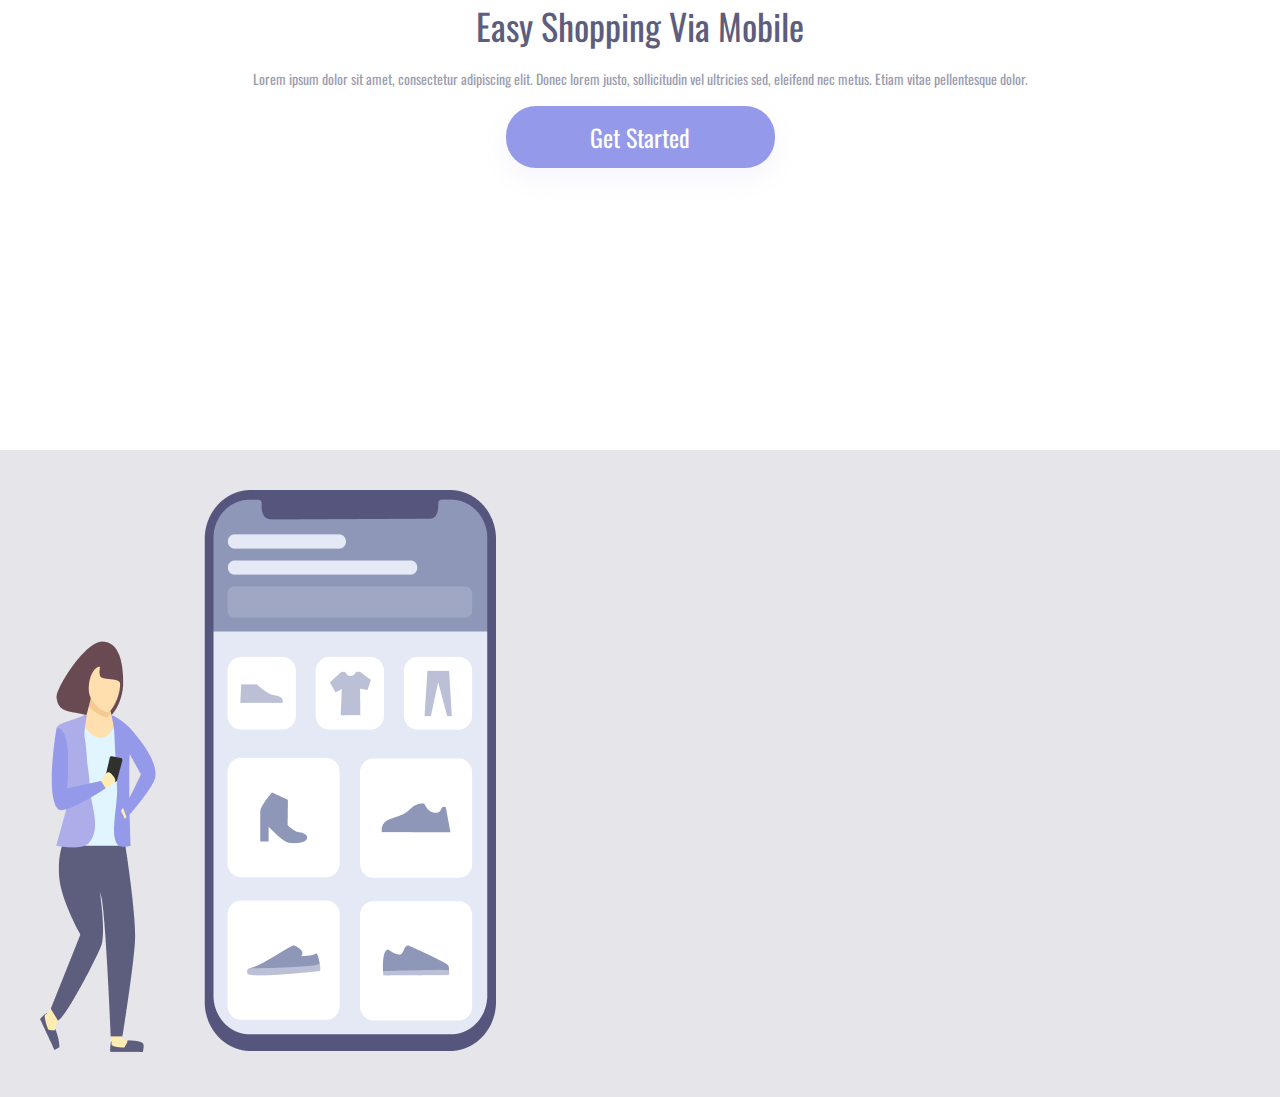
<file: Easy shopping/index.html>
<!DOCTYPE html>
<html lang="en">

<head>
    <meta charset="UTF-8">
    <meta name="viewport" content="width=device-width, initial-scale=1.0">
    <link rel="stylesheet" href="./assets/css/Projeto1.css">
    <link rel="preconnect" href="https://fonts.googleapis.com">
    <link rel="preconnect" href="https://fonts.gstatic.com" crossorigin>
    <link
        href="https://fonts.googleapis.com/css2?family=Berkshire+Swash&family=Josefin+Sans:ital,wght@0,100..700;1,100..700&family=Montserrat:ital,wght@0,100..900;1,100..900&family=Open+Sans:ital,wght@0,300..800;1,300..800&family=Oswald:wght@200..700&family=Poppins:ital,wght@0,100;0,200;0,300;0,400;0,500;0,600;0,700;0,800;0,900;1,100;1,200;1,300;1,400;1,500;1,600;1,700;1,800;1,900&family=Roboto:ital,wght@0,100;0,300;0,400;0,500;0,700;0,900;1,100;1,300;1,400;1,500;1,700;1,900&display=swap"
        rel="stylesheet">
    <title>CSS-Projeto-1</title>
</head>


<body>
    <div class="div-geral">
        <section class="section-left">
            <h1>Easy Shopping Via Mobile</h1>
            <p>Lorem ipsum dolor sit amet, consectetur adipiscing
                elit. Donec lorem justo, sollicitudin vel ultricies sed,
                eleifend nec metus. Etiam vitae pellentesque dolor. </p>
            <button>Get Started</button>
        </section>



        <section class="section-right">
            <header>
                <a>Home</a>
                <a>Work</a>
                <a>About</a>
                <a>Cantact</a>


            </header>
            <img src="./assets/img/girl-cell--phone.png" alt="girl-cell-phone">

        </section> 

    </div>





</body>

</html>
</file>
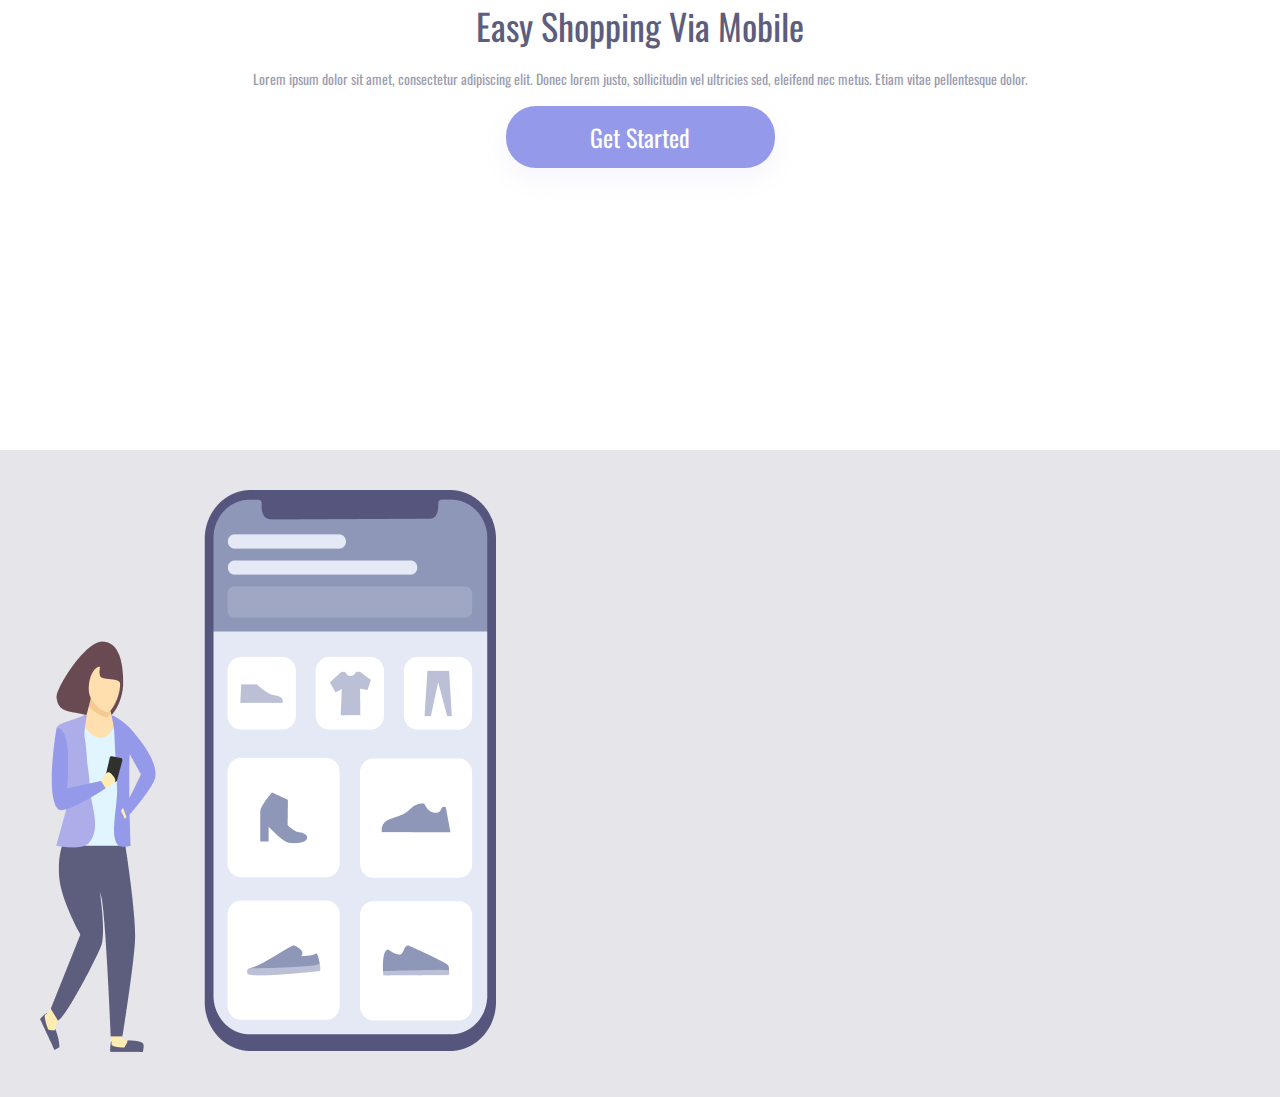
<file: PASTE CSS/index.html>
<!DOCTYPE html>
<html lang="en">

<head>
    <meta charset="UTF-8">
    <meta name="viewport" content="width=device-width, initial-scale=1.0">
    <link rel="stylesheet" href="./Projeto1.css">
    <link rel="preconnect" href="https://fonts.googleapis.com">
    <link rel="preconnect" href="https://fonts.gstatic.com" crossorigin>
    <link
        href="https://fonts.googleapis.com/css2?family=Berkshire+Swash&family=Josefin+Sans:ital,wght@0,100..700;1,100..700&family=Montserrat:ital,wght@0,100..900;1,100..900&family=Open+Sans:ital,wght@0,300..800;1,300..800&family=Oswald:wght@200..700&family=Poppins:ital,wght@0,100;0,200;0,300;0,400;0,500;0,600;0,700;0,800;0,900;1,100;1,200;1,300;1,400;1,500;1,600;1,700;1,800;1,900&family=Roboto:ital,wght@0,100;0,300;0,400;0,500;0,700;0,900;1,100;1,300;1,400;1,500;1,700;1,900&display=swap"
        rel="stylesheet">
    <title>CSS-Projeto-1</title>
</head>

<body>
    <div class="div-geral">
        <section class="section-left">
            <h1>Easy Shopping Via Mobile</h1>
            <p>Lorem ipsum dolor sit amet, consectetur adipiscing
                elit. Donec lorem justo, sollicitudin vel ultricies sed,
                eleifend nec metus. Etiam vitae pellentesque dolor. </p>
            <button>Get Started</button>
        </section>



        <section class="section-right">
            <header>
                <a>Home</a>
                <a>Work</a>
                <a>About</a>
                <a>Cantact</a>


            </header>
            <img src="./imagens/girl-cell-phone.png" alt="girl-cell-phone">

        </section> 

    </div>





</body>

</html>
</file>
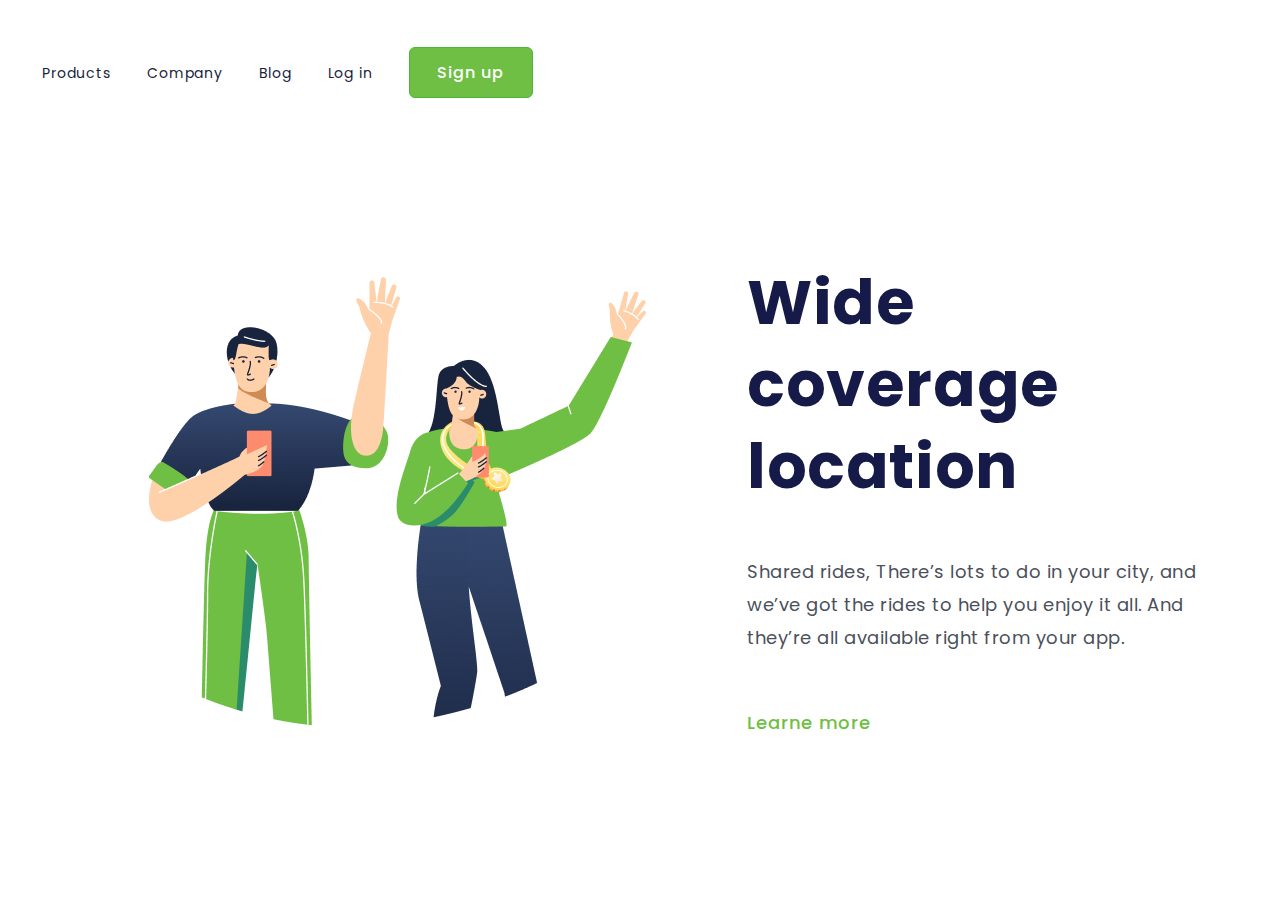
<file: responsivo01/index.html>
<!DOCTYPE html>
<html lang="pt-br">

<head>
    <meta charset="UTF-8">
    <meta name="viewport" content="width=device-width, initial-scale=1.0">
    <link rel="stylesheet" href="./assets/css/style.css">
    <link rel="preconnect" href="https://fonts.googleapis.com">
    <link rel="preconnect" href="https://fonts.gstatic.com" crossorigin>
    <link
        href="https://fonts.googleapis.com/css2?family=Berkshire+Swash&family=Josefin+Sans:ital,wght@0,100..700;1,100..700&family=Montserrat:ital,wght@0,100..900;1,100..900&family=Poppins:ital,wght@0,100;0,200;0,300;0,400;0,500;0,600;0,700;0,800;0,900;1,100;1,200;1,300;1,400;1,500;1,600;1,700;1,800;1,900&family=Roboto:ital,wght@0,100;0,300;0,400;0,500;0,700;0,900;1,100;1,300;1,400;1,500;1,700;1,900&display=swap"
        rel="stylesheet">
    <title>Site responsivo 01</title>
</head>

<body>

    <header>
        <a class="linkar-header">Products</a>
        <a class="linkar-header">Company</a>
        <a class="linkar-header">Blog</a>
        <a class="linkar-header">Log in</a>
        <button class="linkar-button">Sign up</button>

    </header>

    <main>
        <img src="./assets/img/imgresponsivo.png" alt="foto-desafio/css">

        <section class="section-prime">

            <h1>Wide coverage location</h1>

            <p>Shared rides, There’s lots to do in your city, and we’ve got the rides to help you enjoy it all. And
                they’re all available right from your app.</p>






            <a class="linkar-other-link">Learne more</a>
        </section>
    </main>

</body>

</html>
</file>
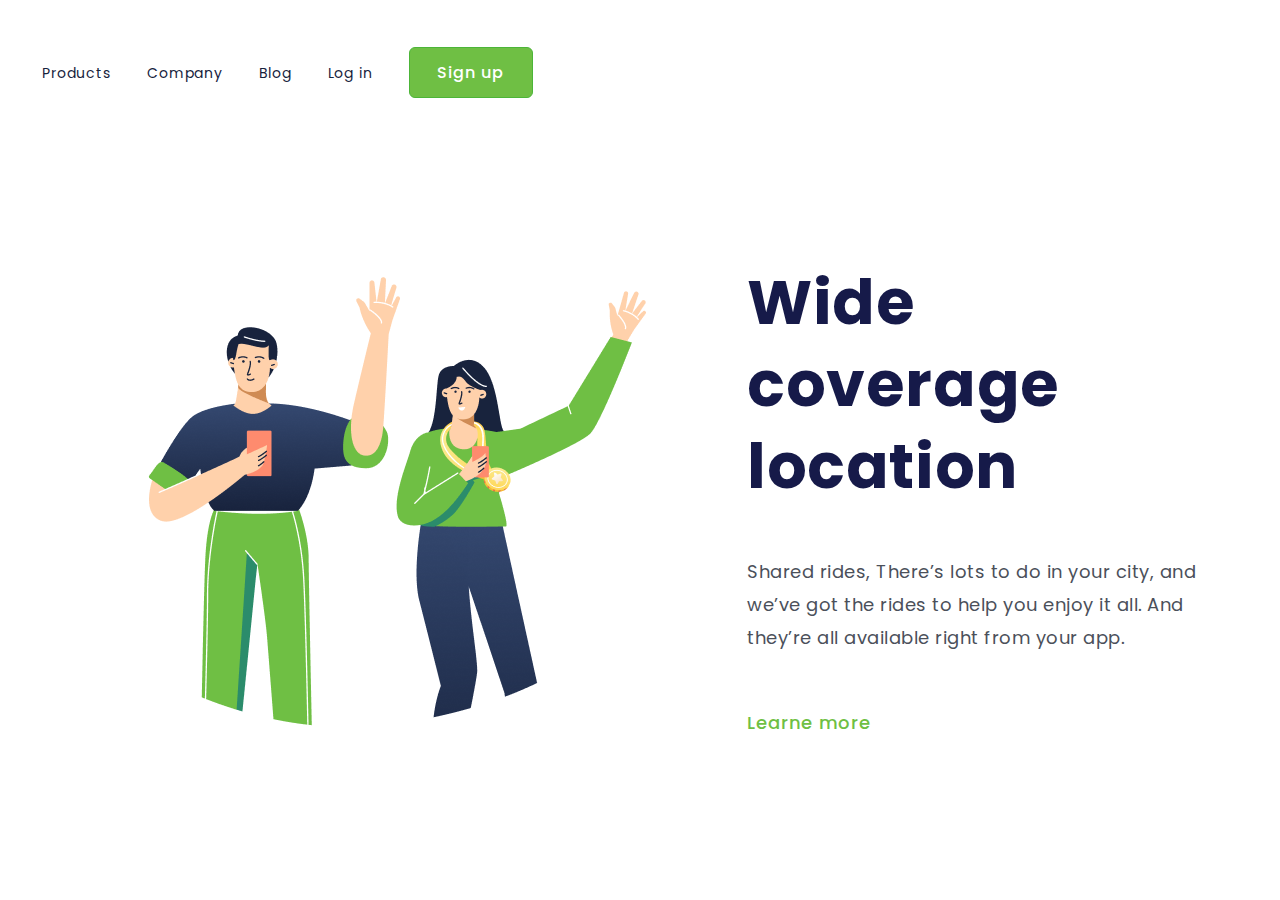
<file: Site Responsivo 01/index.html>
<!DOCTYPE html>
<html lang="pt-br">

<head>
    <meta charset="UTF-8">
    <meta name="viewport" content="width=device-width, initial-scale=1.0">
    <link rel="stylesheet" href="./assets/css/Siteresponsivo01.css">
    <link rel="preconnect" href="https://fonts.googleapis.com">
    <link rel="preconnect" href="https://fonts.gstatic.com" crossorigin>
    <link
        href="https://fonts.googleapis.com/css2?family=Berkshire+Swash&family=Josefin+Sans:ital,wght@0,100..700;1,100..700&family=Montserrat:ital,wght@0,100..900;1,100..900&family=Poppins:ital,wght@0,100;0,200;0,300;0,400;0,500;0,600;0,700;0,800;0,900;1,100;1,200;1,300;1,400;1,500;1,600;1,700;1,800;1,900&family=Roboto:ital,wght@0,100;0,300;0,400;0,500;0,700;0,900;1,100;1,300;1,400;1,500;1,700;1,900&display=swap"
        rel="stylesheet">
    <title>Site responsivo 01</title>
</head>

<body>

    <header>
        <a class="linkar-header">Products</a>
        <a class="linkar-header">Company</a>
        <a class="linkar-header">Blog</a>
        <a class="linkar-header">Log in</a>
        <button class="linkar-button">Sign up</button>

    </header>

    <main>
        <img src="assets/img/Imagem desafio css.png" alt="foto-desafio/css">

        <section class="section-prime">

            <h1>Wide coverage location</h1>

            <p>Shared rides, There’s lots to do in your city, and we’ve got the rides to help you enjoy it all. And
                they’re all available right from your app.</p>






            <a class="linkar-other-link">Learne more</a>
        </section>
    </main>

</body>

</html>
</file>
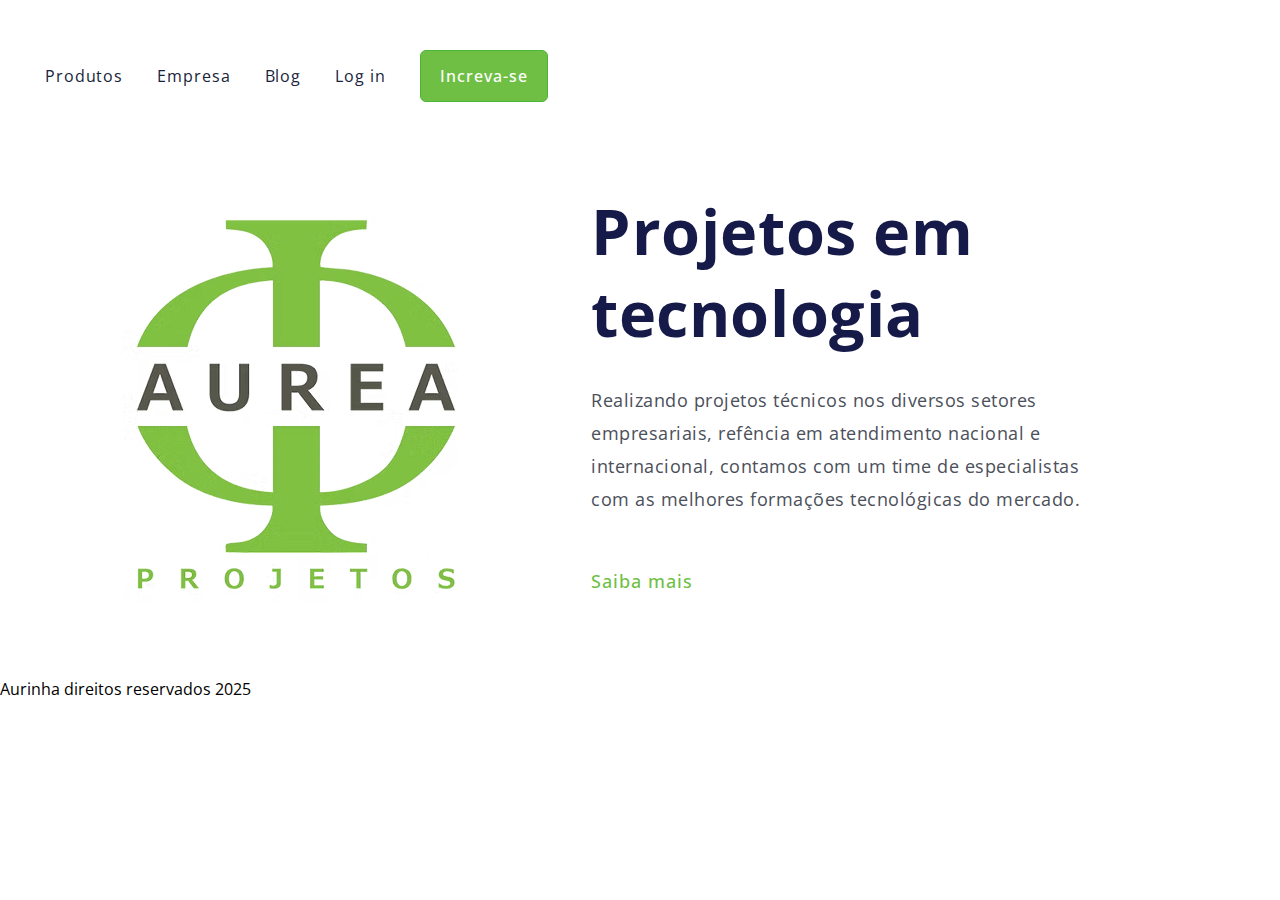
<file: PASTE CSS/Aurea.html>
<!DOCTYPE html>
<html lang="pt-br">

<head>
    <meta charset="UTF-8">
    <meta name="viewport" content="width=device-width, initial-scale=1.0">
    <title>Site - Áurea Guedes</title>
    <link rel="stylesheet" href="./Aurea.css">
    <style>
        @import url('https://fonts.googleapis.com/css2?family=Berkshire+Swash&family=Josefin+Sans:ital,wght@0,100..700;1,100..700&family=Montserrat:ital,wght@0,100..900;1,100..900&family=Open+Sans:ital,wght@0,300..800;1,300..800&family=Poppins:ital,wght@0,100;0,200;0,300;0,400;0,500;0,600;0,700;0,800;0,900;1,100;1,200;1,300;1,400;1,500;1,600;1,700;1,800;1,900&family=Roboto:ital,wght@0,100;0,300;0,400;0,500;0,700;0,900;1,100;1,300;1,400;1,500;1,700;1,900&display=swap');
    </style>


</head>

<body>
    <header>
        <a class="header-topo">Produtos</a>
        <a class="header-topo">Empresa</a>
        <a class="header-topo">Blog</a>
        <a class="header-topo">Log in</a>

        <button class="button-topo">Increva-se</button>



    </header>



    <main>
        <img src="./imagens/AUREA.png" alt="aurea-imagem">
        <section>
            <h1>Projetos em tecnologia</h1>
            <p>Realizando projetos técnicos nos diversos setores empresariais, refência em atendimento nacional e
                internacional, contamos com um time de especialistas com as melhores formações tecnológicas do mercado.
            </p>
            <a class="link-bottom">Saiba mais</a>


        </section>













    </main>
    <footer>Aurinha direitos reservados 2025</footer>
</body>

</html>
</file>
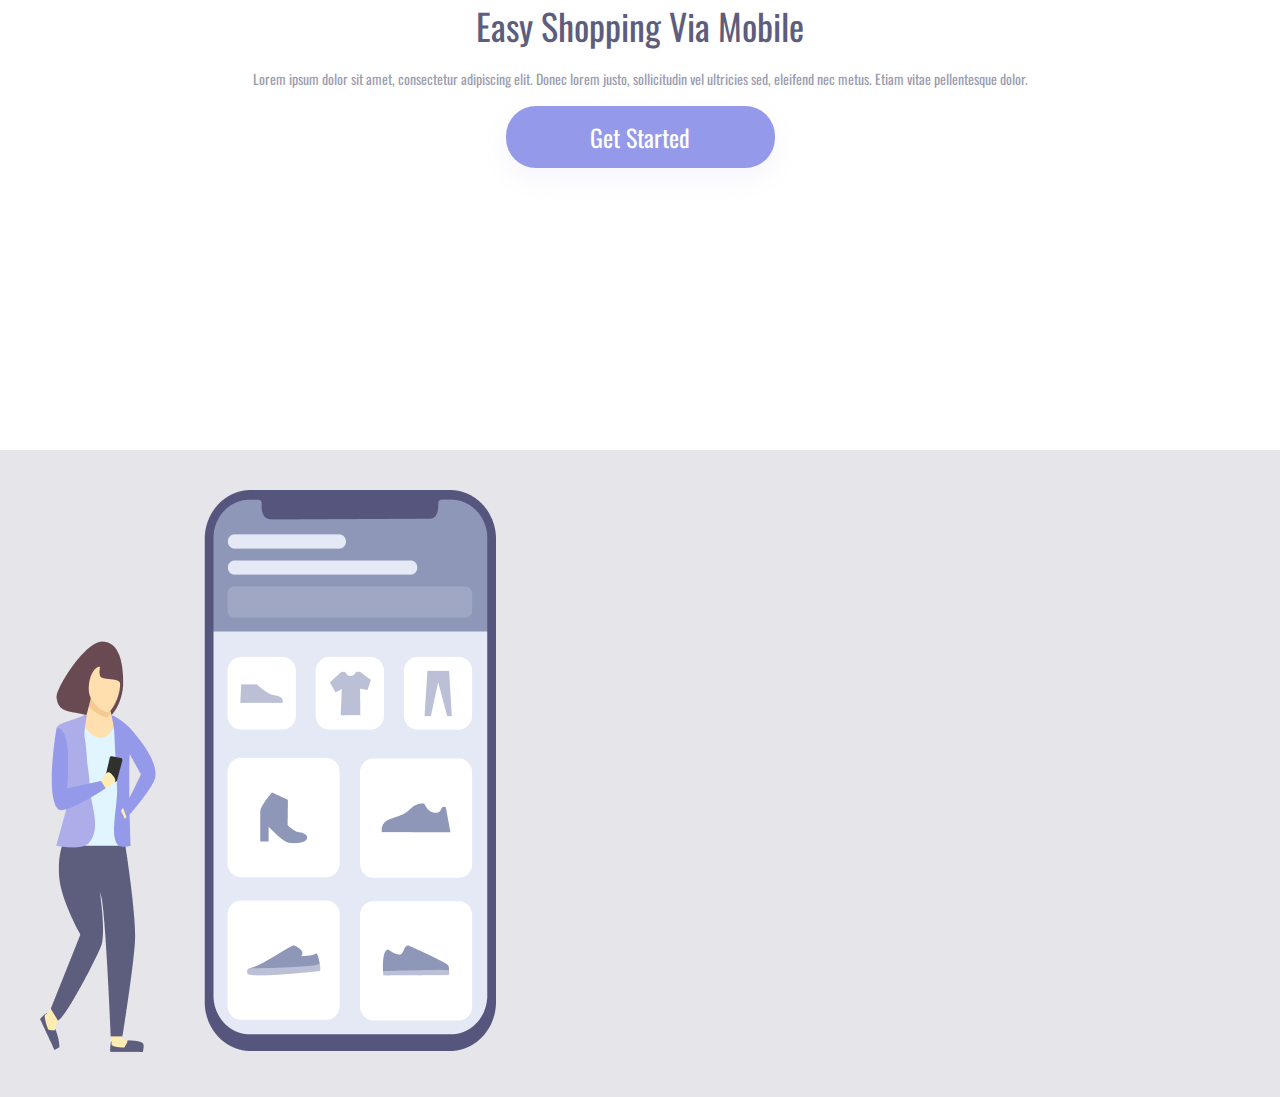
<file: PASTE CSS/Projeto1.html>
<!DOCTYPE html>
<html lang="en">

<head>
    <meta charset="UTF-8">
    <meta name="viewport" content="width=device-width, initial-scale=1.0">
    <link rel="stylesheet" href="./Projeto1.css">
    <link rel="preconnect" href="https://fonts.googleapis.com">
    <link rel="preconnect" href="https://fonts.gstatic.com" crossorigin>
    <link
        href="https://fonts.googleapis.com/css2?family=Berkshire+Swash&family=Josefin+Sans:ital,wght@0,100..700;1,100..700&family=Montserrat:ital,wght@0,100..900;1,100..900&family=Open+Sans:ital,wght@0,300..800;1,300..800&family=Oswald:wght@200..700&family=Poppins:ital,wght@0,100;0,200;0,300;0,400;0,500;0,600;0,700;0,800;0,900;1,100;1,200;1,300;1,400;1,500;1,600;1,700;1,800;1,900&family=Roboto:ital,wght@0,100;0,300;0,400;0,500;0,700;0,900;1,100;1,300;1,400;1,500;1,700;1,900&display=swap"
        rel="stylesheet">
    <title>CSS - Projeto-1</title>
</head>

<body>
    <div class="div-geral">
        <section class="section-left">
            <h1>Easy Shopping Via Mobile</h1>
            <p>Lorem ipsum dolor sit amet, consectetur adipiscing
                elit. Donec lorem justo, sollicitudin vel ultricies sed,
                eleifend nec metus. Etiam vitae pellentesque dolor. </p>
            <button>Get Started</button>
        </section>



        <section class="section-right">
            <header>
                <a>Home</a>
                <a>Work</a>
                <a>About</a>
                <a>Cantact</a>


            </header>
            <img src="./imagens/girl-cell-phone.png" alt="girl-cell-phone">

        </section> 

    </div>





</body>

</html>
</file>
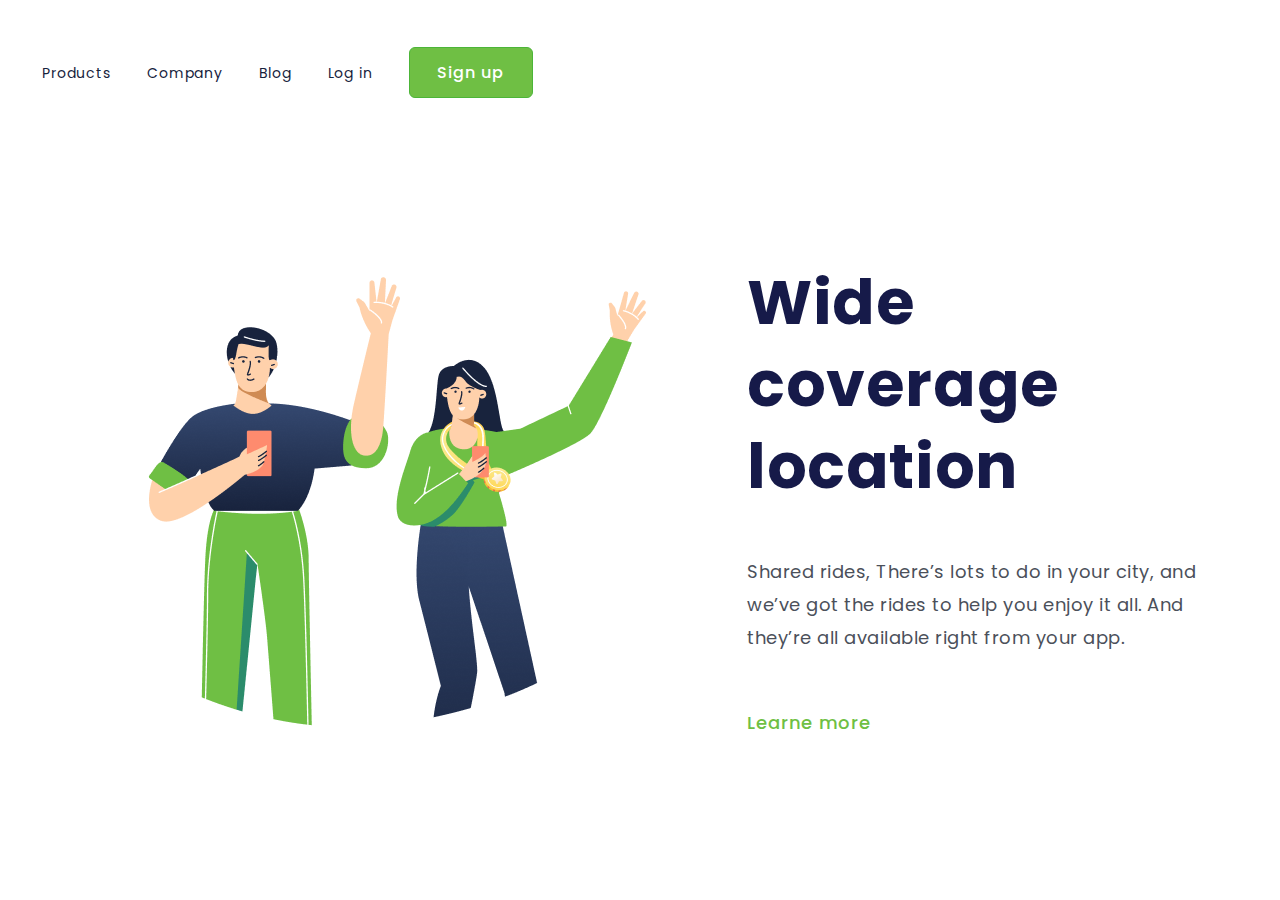
<file: PASTE CSS/Siteresponsivo01.html>
<!DOCTYPE html>
<html lang="pt-br">

<head>
    <meta charset="UTF-8">
    <meta name="viewport" content="width=device-width, initial-scale=1.0">
    <link rel="stylesheet" href="./Siteresponsivo01.css">
    <link rel="preconnect" href="https://fonts.googleapis.com">
    <link rel="preconnect" href="https://fonts.gstatic.com" crossorigin>
    <link
        href="https://fonts.googleapis.com/css2?family=Berkshire+Swash&family=Josefin+Sans:ital,wght@0,100..700;1,100..700&family=Montserrat:ital,wght@0,100..900;1,100..900&family=Poppins:ital,wght@0,100;0,200;0,300;0,400;0,500;0,600;0,700;0,800;0,900;1,100;1,200;1,300;1,400;1,500;1,600;1,700;1,800;1,900&family=Roboto:ital,wght@0,100;0,300;0,400;0,500;0,700;0,900;1,100;1,300;1,400;1,500;1,700;1,900&display=swap"
        rel="stylesheet">
    <title>Site responsivo 01</title>
</head>

<body>

    <header>
        <a class="linkar-header">Products</a>
        <a class="linkar-header">Company</a>
        <a class="linkar-header">Blog</a>
        <a class="linkar-header">Log in</a>
        <button class="linkar-button">Sign up</button>

    </header>

    <main>
        <img src="./imagens/Imagem desafio css.png" alt="foto-desafio/css">

        <section class="section-prime">

            <h1>Wide coverage location</h1>

            <p>Shared rides, There’s lots to do in your city, and we’ve got the rides to help you enjoy it all. And
                they’re all available right from your app.</p>






            <a class="linkar-other-link">Learne more</a>
        </section>
    </main>

</body>

</html>
</file>
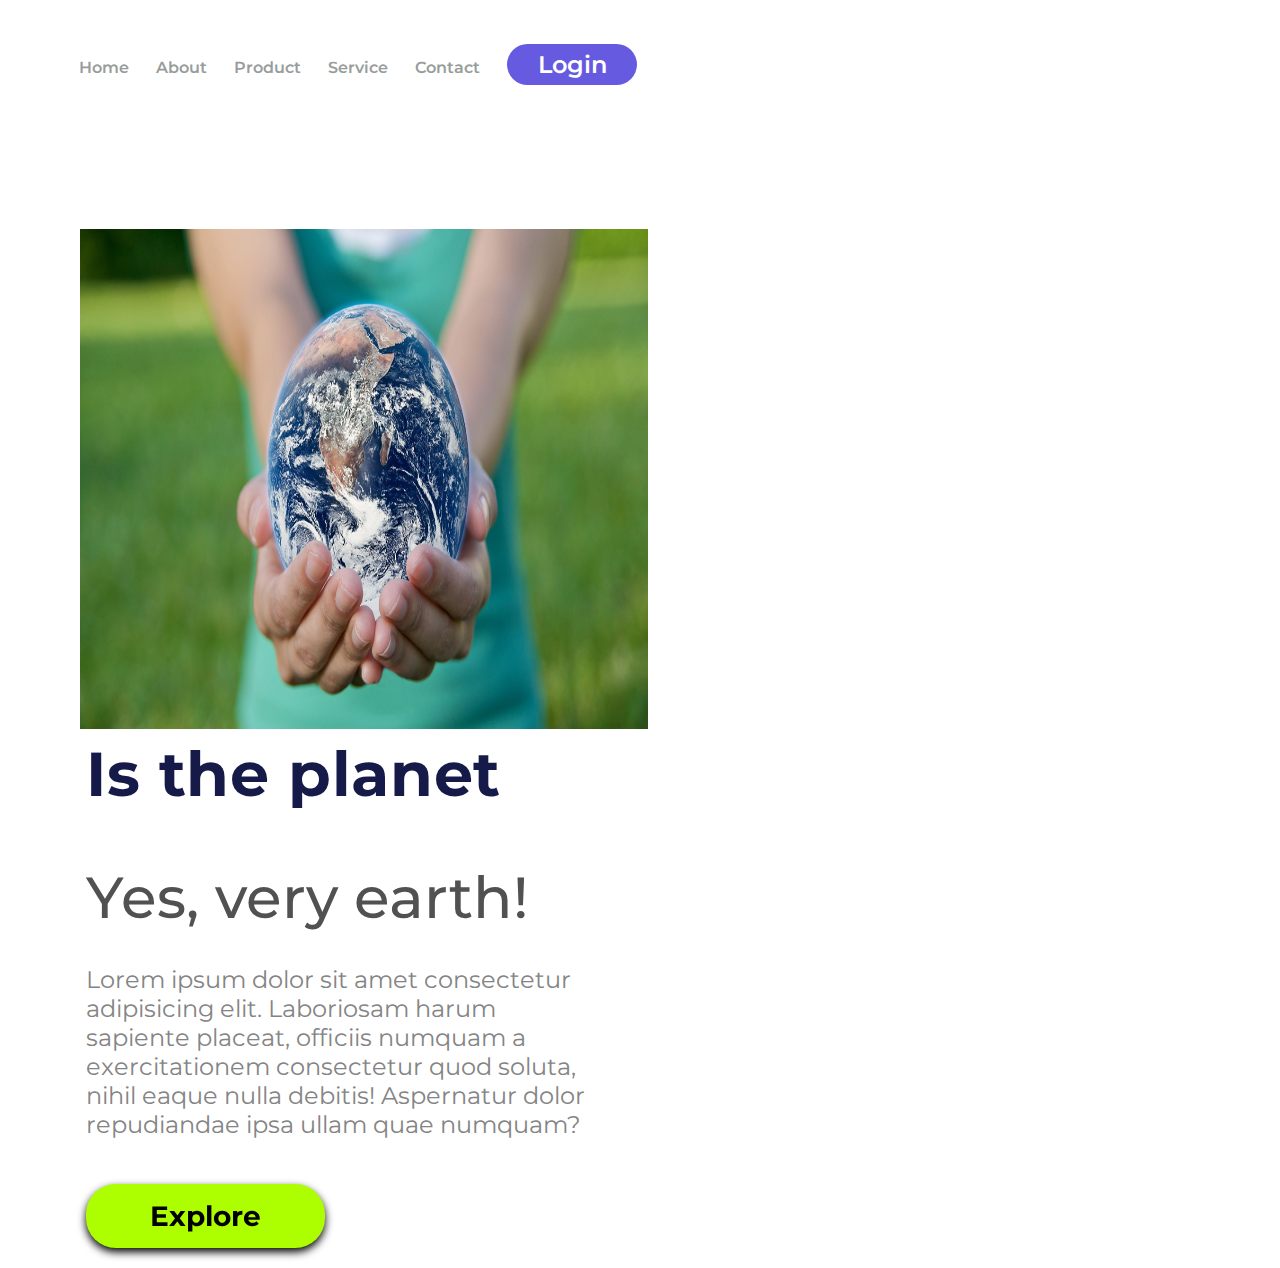
<file: PASTE CSS/SiteResponsivo02.html>
<!DOCTYPE html>
<html lang="pt-br">

<heade>
    <meta charset="UTF-8">
    <meta name="viewport" content="width=device-width, initial-scale=1.0">
    <link rel="stylesheet" href="./Siteresponsivo02.css">
    <link rel="preconnect" href="https://fonts.googleapis.com">
    <link rel="preconnect" href="https://fonts.gstatic.com" crossorigin>
    <link
        href="https://fonts.googleapis.com/css2?family=Berkshire+Swash&family=Josefin+Sans:ital,wght@0,100..700;1,100..700&family=Montserrat:ital,wght@0,100..900;1,100..900&family=Roboto:ital,wght@0,100;0,300;0,400;0,500;0,700;0,900;1,100;1,300;1,400;1,500;1,700;1,900&display=swap"
        rel="stylesheet">
    <title>Terra responsivo</title>
</heade>

<body>
    <header>
        <a class="link-header">Home</a>
        <a class="link-header">About</a>
        <a class="link-header">Product</a>
        <a class="link-header">Service</a>
        <a class="link-header">Contact</a>
        <button class="button-header">Login</button>
    </header>
    <main>

        <img src="./imagens/earth.png " alt= "foto-terra" class="logo-image">



        <section class="section-terra">

            <h1>Is the planet</h1>
            <h2>Yes, very earth!</h2>
            <p>Lorem ipsum dolor sit amet consectetur adipisicing elit. Laboriosam harum sapiente placeat, officiis
                numquam a exercitationem consectetur quod soluta, nihil eaque nulla debitis! Aspernatur dolor
                repudiandae ipsa ullam quae numquam?</p>
            <button class="button-main">Explore</button>

        </section>


    </main>

    </header>

</body>

</html>
</file>
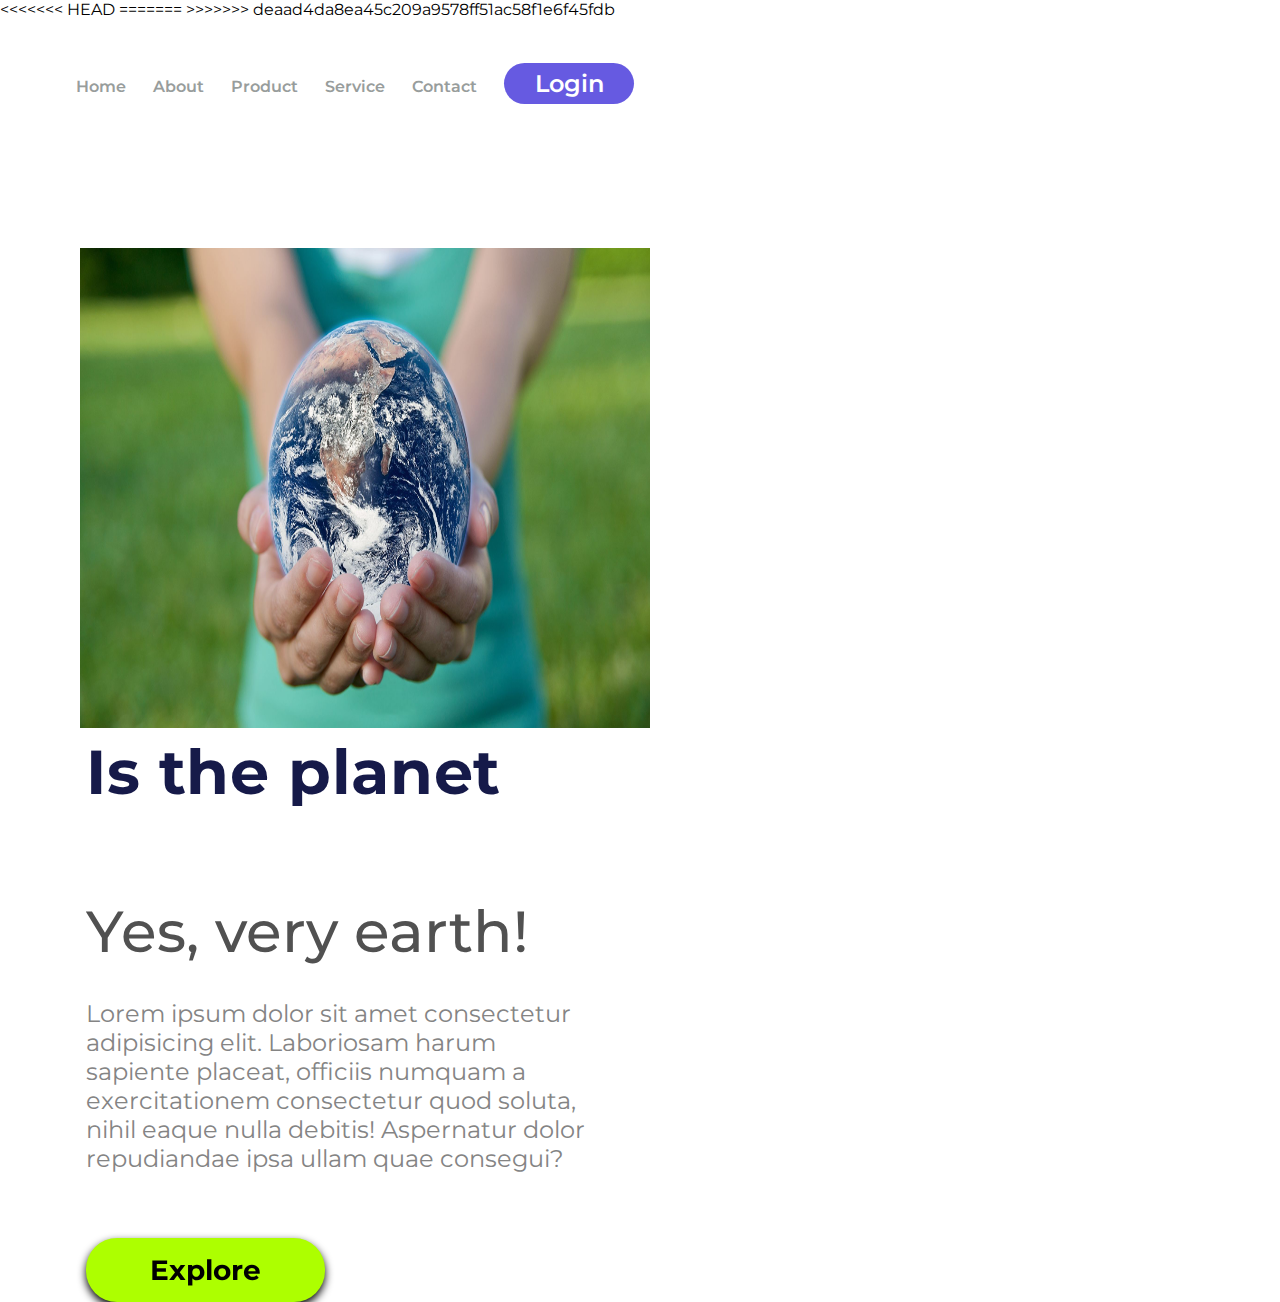
<file: PASTE CSS/terra.html>
<!DOCTYPE html>
<html lang="pt-br">

<heade>
    <meta charset="UTF-8">
    <meta name="viewport" content="width=device-width, initial-scale=1.0">
    <link rel="stylesheet" href="./terra.css">
    <link rel="preconnect" href="https://fonts.googleapis.com">
    <link rel="preconnect" href="https://fonts.gstatic.com" crossorigin>
    <link
        href="https://fonts.googleapis.com/css2?family=Berkshire+Swash&family=Josefin+Sans:ital,wght@0,100..700;1,100..700&family=Montserrat:ital,wght@0,100..900;1,100..900&family=Roboto:ital,wght@0,100;0,300;0,400;0,500;0,700;0,900;1,100;1,300;1,400;1,500;1,700;1,900&display=swap"
        rel="stylesheet">
<<<<<<< HEAD
    <title>Terra - site atualizado @</title>
=======
    <title>Terra - site atualizado</title>
>>>>>>> deaad4da8ea45c209a9578ff51ac58f1e6f45fdb
</heade>

<body>
    <header>
        <a class="link-header">Home</a>
        <a class="link-header">About</a>
        <a class="link-header">Product</a>
        <a class="link-header">Service</a>
        <a class="link-header">Contact</a>
        <button class="button-header">Login</button>
    </header>
    <main>

        <img src="./imagens/planeta.png" alt="foto-terra" class="logo-image">

        <section>

            <h1>Is the planet</h1>
            <h2>Yes, very earth!</h2>
            <p>Lorem ipsum dolor sit amet consectetur adipisicing elit. Laboriosam harum sapiente placeat, officiis numquam a exercitationem consectetur quod soluta, nihil eaque nulla debitis! Aspernatur dolor repudiandae ipsa ullam quae consegui?</p>
            <button class="button-main">Explore</button>

        </section>
       

    </main>

    </header>

</body>

</html>
</file>
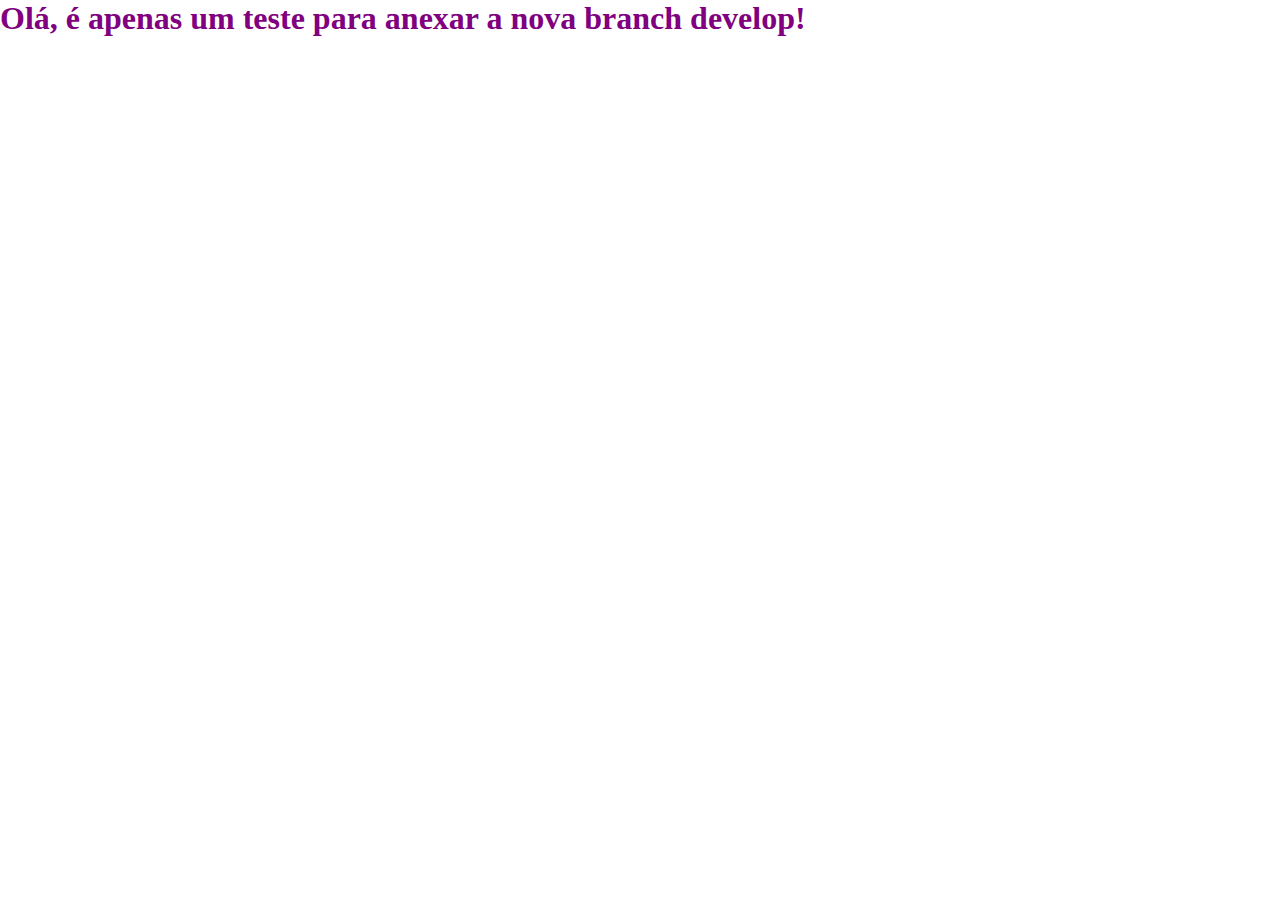
<file: Testes/teste.html>
<!DOCTYPE html>
<html lang="en">
<head>
    <meta charset="UTF-8">
    <meta name="viewport" content="width=device-width, initial-scale=1.0">
    <link rel="stylesheet" href="./teste.css">
<title>documento teste nova brach</title>
    
</head>
<body>
    <h1>Olá, é apenas um teste para anexar a nova branch develop!</h1>
</body>
</html>
</file>
<file: Easy shopping/assets/css/Projeto1.css>
* {


    font-family: "Oswald";
    font-weight: 400;
    margin: 0;
    padding: 0;
    box-sizing: border-box;



}

.div-geral {
    height: 100vh;
    width: 100vw;
}

.section-left{
    display: inline-block;
    width: 60%;
    margin-top: 20%;
    padding-left: 136px;

}

.section-right {
    display: inline-block;
    background-color: rgba(93, 93, 125, 0.16);
    height: 100vh;
    width: 40%;
    position: absolute;

}

img {
    position: relative;
    top: 25%;
    right: 130px;
    cursor: pointer;


}




h1 {


    font-size: 70px;
    line-height: 80px;
    color: #5D5D7D;
    width: 368px;



}


p {

    font-size: 28px;
    line-height: 48px;
    color: #5D5D7D;
    opacity: 0.6;
    margin: 15px 0;
    width: 540px;
    cursor: pointer;




}

button {
    width: 269px;
    height: 62px;
    background: #9499EA;
    box-shadow: 0px 10px 24px rgba(148, 153, 234, 0.0979959);
    font-size: 24px;
    line-height: 36px;
    text-align: center;
    color: #FFFFFF;
    border: none;
    border-radius: 30px;
    cursor: pointer;



}

button:hover {
    opacity: 0.8;
}

button:active {
    opacity: 0.5;
}


a {
    font-size: 28px;
    line-height: 41px;
    color: #5D5D7D;
    margin-right: 41px;
    cursor: pointer;
}

a:nth-child(2) {
    opacity: 0.4;
}

a:hover {
    opacity: 0.4;
}

a:active {

    opacity: 0.8;
}

header {
    margin: 24px 0 0 57px;
}



/*Responsavidade (Responsivo) para o mobile/celular abaixo*/


@media screen and (max-width: 1290px) {

    .section-left {
        width: 100%;
        height: 50%;
        padding: 0;
        margin: 0;
    }

    .section-right {
        display: block;
        height: auto;
        width: 100%;
        position: static;
        padding: 40px;
    }

    img {
        position: static;
        max-width: 90%;

    }

    header {
        display: none;
    }

    h1 {
        font-size: 36px;
        line-height: 52px;
        width: auto;

        text-align: center;
    }

    p {
        margin: 15px 40px;
        width: auto;
        text-align: center;
        font-size: 14px;
        line-height: 24px;
    }

    button {
        display: block;
        margin: 0 auto;
    }
}

@media screen and (max-width: 330px) {
    .section-left {
        height: 70%;

    }



}
</file>
<file: PASTE CSS/Projeto1.css>
* {


    font-family: "Oswald";
    font-weight: 400;
    margin: 0;
    padding: 0;
    box-sizing: border-box;



}

.div-geral {
    height: 100vh;
    width: 100vw;
}

.section-left{
    display: inline-block;
    width: 60%;
    margin-top: 20%;
    padding-left: 136px;

}

.section-right {
    display: inline-block;
    background-color: rgba(93, 93, 125, 0.16);
    height: 100vh;
    width: 40%;
    position: absolute;

}

img {
    position: relative;
    top: 25%;
    right: 130px;
    cursor: pointer;


}




h1 {


    font-size: 70px;
    line-height: 80px;
    color: #5D5D7D;
    width: 368px;



}


p {

    font-size: 28px;
    line-height: 48px;
    color: #5D5D7D;
    opacity: 0.6;
    margin: 15px 0;
    width: 540px;
    cursor: pointer;




}

button {
    width: 269px;
    height: 62px;
    background: #9499EA;
    box-shadow: 0px 10px 24px rgba(148, 153, 234, 0.0979959);
    font-size: 24px;
    line-height: 36px;
    text-align: center;
    color: #FFFFFF;
    border: none;
    border-radius: 30px;
    cursor: pointer;



}

button:hover {
    opacity: 0.8;
}

button:active {
    opacity: 0.5;
}


a {
    font-size: 28px;
    line-height: 41px;
    color: #5D5D7D;
    margin-right: 41px;
    cursor: pointer;
}

a:nth-child(2) {
    opacity: 0.4;
}

a:hover {
    opacity: 0.4;
}

a:active {

    opacity: 0.8;
}

header {
    margin: 24px 0 0 57px;
}



/*Responsavidade (Responsivo) para o mobile/celular abaixo*/


@media screen and (max-width: 1290px) {

    .section-left {
        width: 100%;
        height: 50%;
        padding: 0;
        margin: 0;
    }

    .section-right {
        display: block;
        height: auto;
        width: 100%;
        position: static;
        padding: 40px;
    }

    img {
        position: static;
        max-width: 90%;

    }

    header {
        display: none;
    }

    h1 {
        font-size: 36px;
        line-height: 52px;
        width: auto;

        text-align: center;
    }

    p {
        margin: 15px 40px;
        width: auto;
        text-align: center;
        font-size: 14px;
        line-height: 24px;
    }

    button {
        display: block;
        margin: 0 auto;
    }
}

@media screen and (max-width: 330px) {
    .section-left {
        height: 70%;

    }



}
</file>
<file: responsivo01/assets/css/style.css>
* {


    font-family: "Poppins", serif;
    margin: 0;
    padding: 0;
    box-sizing: border-box;



}

header {
    margin-top: 47px;
    margin-left: 42px;




}

.linkar-header {
    cursor: pointer;
    font-weight: 400;
    font-size: 14px;
    line-height: 21px;
    text-align: center;
    letter-spacing: 0.87px;
    color: #17233D;
    margin-right: 32px;


}

.linkar-button {
    cursor: pointer;
    background: #6FBF44;
    border: 1px solid #4CB538;
    border-radius: 6px;
    width: 124px;
    height: 51px;
    font-weight: 500;
    font-size: 16px;
    line-height: 24px;
    letter-spacing: 1px;
    color: #FFFFFF;



}

img {
    margin: 163px 0 0 123px;
    display: inline-block;


}

section {
    display: inline-block;
    margin-left: 85px;
    width: 493px;







}

h1 {
    font-weight: 700;
    font-size: 62px;
    line-height: 82px;
    letter-spacing: 0.596154px;
    color: #161A49;




}

p {
    font-weight: 400;
    font-size: 18px;
    line-height: 33px;
    letter-spacing: 0.5px;
    color: #4B505A;
    margin: 47px 0 55px 0;


}

.linkar-other-link {
    font-weight: 500;
    font-size: 18px;
    line-height: 27px;
    letter-spacing: 1px;
    color: #6FBF44;
    cursor: pointer;
}

/*Responsavidade*/

@media screen and (max-width:391px) {

    .linkar-header {
        display: none;
    }

    .linkar-button {
        margin-left: 460px;
    }

    .section-prime {
        width: 100%;
        height: 50%;
        padding: 0;
        position: absolute;
        top: 230px;
    
    }
    
      
    

    h1{
        margin-left: 90px;
        font-size: 37px;
        width: auto;
        line-height: 40px;
        text-align: center;
    }

    p{
        margin-left: 90px;
        line-height: 40px;
        font-size: 22px;
        text-align: justify;
    }

    .linkar-other-link{
        margin-left: 200px;
        font-size: 23px;
    }

    img{
        position: absolute;
        bottom: -400px;

    }
</file>
<file: Site Responsivo 01/assets/css/Siteresponsivo01.css>
* {


    font-family: "Poppins", serif;
    margin: 0;
    padding: 0;
    box-sizing: border-box;



}

header {
    margin-top: 47px;
    margin-left: 42px;




}

.linkar-header {
    cursor: pointer;
    font-weight: 400;
    font-size: 14px;
    line-height: 21px;
    text-align: center;
    letter-spacing: 0.87px;
    color: #17233D;
    margin-right: 32px;


}

.linkar-button {
    cursor: pointer;
    background: #6FBF44;
    border: 1px solid #4CB538;
    border-radius: 6px;
    width: 124px;
    height: 51px;
    font-weight: 500;
    font-size: 16px;
    line-height: 24px;
    letter-spacing: 1px;
    color: #FFFFFF;



}

img {
    margin: 163px 0 0 123px;
    display: inline-block;


}

section {
    display: inline-block;
    margin-left: 85px;
    width: 493px;







}

h1 {
    font-weight: 700;
    font-size: 62px;
    line-height: 82px;
    letter-spacing: 0.596154px;
    color: #161A49;




}

p {
    font-weight: 400;
    font-size: 18px;
    line-height: 33px;
    letter-spacing: 0.5px;
    color: #4B505A;
    margin: 47px 0 55px 0;


}

.linkar-other-link {
    font-weight: 500;
    font-size: 18px;
    line-height: 27px;
    letter-spacing: 1px;
    color: #6FBF44;
    cursor: pointer;
}

/*Responsavidade*/

@media screen and (max-width:391px) {

    .linkar-header {
        display: none;
    }

    .linkar-button {
        margin-left: 460px;
    }

    .section-prime {
        width: 100%;
        height: 50%;
        padding: 0;
        position: absolute;
        top: 230px;
    
    }
    
      
    

    h1{
        margin-left: 90px;
        font-size: 37px;
        width: auto;
        line-height: 40px;
        text-align: center;
    }

    p{
        margin-left: 90px;
        line-height: 40px;
        font-size: 22px;
        text-align: justify;
    }

    .linkar-other-link{
        margin-left: 200px;
        font-size: 23px;
    }

    img{
        position: absolute;
        bottom: -400px;

    }
</file>
<file: PASTE CSS/Aurea.css>
* {
    margin: 0;
    padding: 0;
    box-sizing: border-box;
    font-family: "Open Sans"


}



header {
    margin-top: 50px;
    margin-left: 45px;
}



.header-topo  {

    cursor: pointer;
    font-weight: 400;
    font-size: 16px;
    line-height: 20px;
    text-align: center;
    letter-spacing: 0.9px;
    margin-right: 30px;

    color: #17233A;


}

.button-topo  {

    cursor: pointer;
    color: #FFFFFF;
    background: #6FBF44;
    border: 1px solid #4CB538;
    border-radius: 6px;
    width: 128px;
    height: 52px;
    font-weight: 500;
    font-size: 16px;
    line-height: 24px;
    letter-spacing: 1px;

}

img {
    margin-top: 100px;
    margin-left: 90px;
    margin-bottom: -20px;
   
}

section {
    display: inline-block;
    margin: 85px;
    width: 493px;
    
   
   
    
    
}

h1 {
    font-weight: 700;
    font-size: 63px;
    line-height: 82px;
    letter-spacing: 0.596154px;
    color: #161A49;


}

p {
    font-weight: 400;
    font-size: 18px;
    line-height: 33px;
    letter-spacing: 0.5px;
    color: #4B505A;
    margin: 47px 0 55px 0;
    margin-top: 30px;
   
}

.link-bottom {
    font-weight: 500;
    font-size: 18px;
    line-height: 27px;
    letter-spacing: 1px;
    color: #6FBF44;
    cursor: pointer;
    margin-top: 5px;
    line-height: 0;
   
    
    
    
}
</file>
<file: PASTE CSS/Siteresponsivo01.css>
* {


    font-family: "Poppins", serif;
    margin: 0;
    padding: 0;
    box-sizing: border-box;



}

header {
    margin-top: 47px;
    margin-left: 42px;




}

.linkar-header {
    cursor: pointer;
    font-weight: 400;
    font-size: 14px;
    line-height: 21px;
    text-align: center;
    letter-spacing: 0.87px;
    color: #17233D;
    margin-right: 32px;


}

.linkar-button {
    cursor: pointer;
    background: #6FBF44;
    border: 1px solid #4CB538;
    border-radius: 6px;
    width: 124px;
    height: 51px;
    font-weight: 500;
    font-size: 16px;
    line-height: 24px;
    letter-spacing: 1px;
    color: #FFFFFF;



}

img {
    margin: 163px 0 0 123px;
    display: inline-block;


}

section {
    display: inline-block;
    margin-left: 85px;
    width: 493px;







}

h1 {
    font-weight: 700;
    font-size: 62px;
    line-height: 82px;
    letter-spacing: 0.596154px;
    color: #161A49;




}

p {
    font-weight: 400;
    font-size: 18px;
    line-height: 33px;
    letter-spacing: 0.5px;
    color: #4B505A;
    margin: 47px 0 55px 0;


}

.linkar-other-link {
    font-weight: 500;
    font-size: 18px;
    line-height: 27px;
    letter-spacing: 1px;
    color: #6FBF44;
    cursor: pointer;
}

/*Responsavidade*/

@media screen and (max-width:391px) {

    .linkar-header {
        display: none;
    }

    .linkar-button {
        margin-left: 460px;
    }

    .section-prime {
        width: 100%;
        height: 50%;
        padding: 0;
        position: absolute;
        top: 230px;
    
    }
    
      
    

    h1{
        margin-left: 90px;
        font-size: 37px;
        width: auto;
        line-height: 40px;
        text-align: center;
    }

    p{
        margin-left: 90px;
        line-height: 40px;
        font-size: 22px;
        text-align: justify;
    }

    .linkar-other-link{
        margin-left: 200px;
        font-size: 23px;
    }

    img{
        position: absolute;
        bottom: -400px;

    }
</file>
<file: PASTE CSS/Siteresponsivo02.css>
* {

  font-family: 'Montserrat', sans-serif, 'Roboto';
  margin: 0;
  padding: 0;
  box-sizing: border-box;

}

header {
  margin: 44px 0 144px 79px;

}

.link-header {
  font-weight: 600;
  font-weight: 24px;
  line-height: 29px;
  color: #989D9C;
  cursor: pointer;
  margin-right: 23px;


}

.button-header {
  background: #665AE1;
  border-radius: 20.5px;
  width: 130px;
  height: 41px;
  border: none;
  font-weight: 600;
  font-size: 24px;
  line-height: 29px;
  color: #FFFFFF;
  cursor: pointer;


}

.logo-image {
  width: 568px;
  height: 500px;
  margin-left: 80px;
  display: inline-block;
}

section {
  display: inline-block;
  margin-left: 86px;
}

h1 {



  font-weight: 700px;
  font-size: 62px;
  line-height: 82px;
  letter-spacing: 0.6px;
  width: 582px;
  height: 164px;
  margin-bottom: -6%;
  color: #161A49;

}

h2 {
  font-weight: 500;
  font-size: 58px;
  line-height: 71px;
  color: #515151
}

p {
  font-weight: 400;
  font-size: 24px;
  line-height: 29px;
  color: #848484;
  width: 515px;
  margin-top: 32px;
  margin-bottom: 65px;


}

.button-main {
  background: #adff00;
  border-radius: 30px;
  width: 239px;
  height: 64px;
  border: none;
  cursor: pointer;
  filter: drop-shadow(0px 4px 4px rgba(0, -0, -0.25));
  font-size: 28px;
  font-weight: 700;
  line-height: 28px;
  color: #000000;
  position: relative;
  top: -20px;
}

/*Parte da responsavidade*/



@media screen and (max-width: 391px) {




  .section-terra {
    width: 100%;
    height: 50%;
    padding: 0;
    margin: 0;
  }

  .logo-image {
    position: static;
    width: 100%;
    max-width: 90%;
    margin-left: 20px;
    margin-top: 20px;
    height: 350px;

  }

  h1 {
    font-size: 36px;
    line-height: 52px;
    width: auto;
    text-align: center;

  }

  h2 {
    margin: 15px 40px;
    width: auto;
    text-align: center;
    font-size: 24px;
    line-height: 24px;
    margin-top: -80px;

  }

  button {
    display: block;
    margin-left: 18%;
    margin-top: 10%;
  }



  header {
    display: none;
  }

  p {
    display: none;
  }




}
</file>
<file: PASTE CSS/terra.css>
*{
    
        font-family: 'Montserrat', sans-serif, 'Roboto';
        margin: 0;
        padding: 0;
        box-sizing: border-box;
        
      }

      header{
        margin: 44px 0 144px 76px;

      }

      .link-header{
        font-weight:600 ;
        font-weight: 24px;
        line-height:29px ;
        color: #989D9C;
        cursor: pointer;
        margin-right: 23px;
        

      }

      .button-header{
        background:#665AE1 ;
        border-radius: 20.5px;
        width: 130px;
        height: 41px;
        border: none;
        font-weight: 600;
        font-size: 24px;
        line-height: 29px;
        color: #FFFFFF;
        cursor: pointer;


      }
      
      .logo-image{
        width:570px ;
        height: 480px; 
        margin-left:80px;
        display: inline-block;
      }

      section{
        display: inline-block;
        margin-left: 86px;
      }

      h1{
    
      
       
        font-weight: 700px;
        font-size: 62px;
        line-height: 81px;
        letter-spacing: 0.6px;
        width: 582px;
        height: 164px;
        color: #161A49;

      }

      h2{
        font-weight: 500; 
        font-size: 58px;
        line-height: 71px;
        color:#515151


      }

      p{
        font-weight: 400; 
        font-size: 24px;
        line-height: 29px;
        color:#848484;
        width: 515px;
        margin-top: 32px;
        margin-bottom: 65px;


      }

      .button-main{
        background: #adff00;
        border-radius: 31px;
        width: 239px;
        height: 64px;
        border: none;
        cursor: pointer;
        filter: drop-shadow(0px 4px 4px rgba(0,-0,-0.25));
        font-size: 28px;
        font-weight: 700;
        line-height: 28px;
        color:#000000
      }
</file>
<file: Testes/teste.css>
*{
    margin: 0;
    padding: 0;
    box-sizing: border-box;
}

h1{
    color: purple;
    font-size:25 px;
    cursor: pointer;

}
</file>
